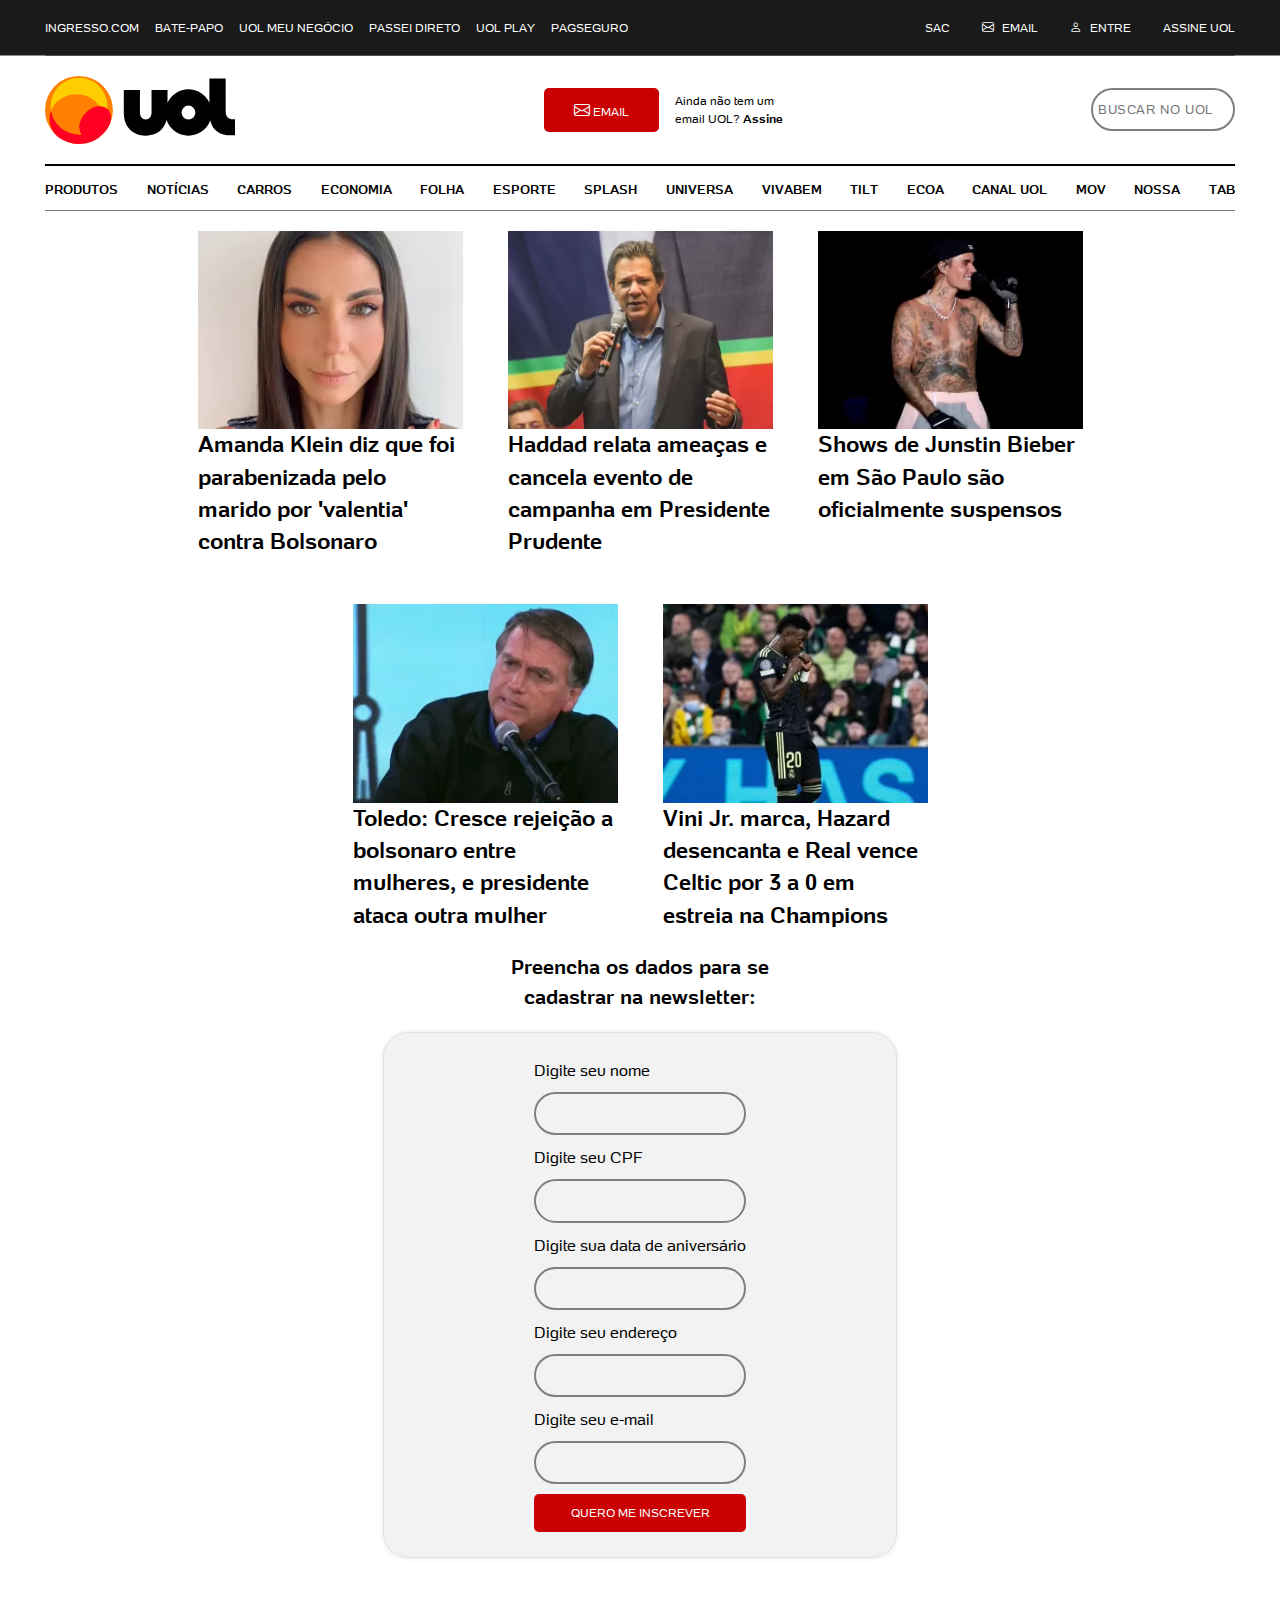
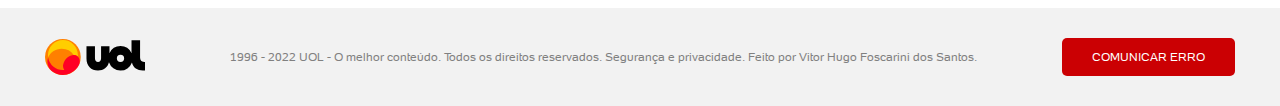
<file: index.html>
<!DOCTYPE html>
<html lang="pt-br">

<head>
    <meta charset="UTF-8">
    <meta http-equiv="X-UA-Compatible" content="IE=edge">
    <meta name="viewport" content="width=device-width, initial-scale=1.0">
    <link rel="stylesheet" href="assets/css/style.css">
    <link rel="stylesheet" href="https://cdn.jsdelivr.net/npm/bootstrap-icons@1.3.0/font/bootstrap-icons.css">
    <title>UOL - Seu universo online</title>
</head>

<body>
    <header class="primary-header | container">
        <nav class="black-bar">
            <ul class="gap-100">
                <li><a href="">ingresso.com</a></li>
                <li><a href="">bate-papo</a></li>
                <li><a href="">uol meu negócio</a></li>
                <li><a href="">passei direto</a></li>
                <li><a href="">uol play</a></li>
                <li><a href="">pagseguro</a></li>
            </ul>
            <ul class="gap-200">
                <li><a href="">sac</a></li>
                <li>
                    <a class="icon-link" href="">
                        <i class="bi bi-envelope"></i> email
                    </a>
                </li>
                <li><a class="icon-link" href=""><i class="bi bi-person"></i>entre</a></li>
                <li><a href="">assine uol</a></li>
            </ul>
        </nav>
        <div class="header">
            <div class="row-btw">
                <a href="#"><img alt="UOL - Seu universo online" src="assets/images/uol-logo.svg" width="190" alt=""></a>
                <div class="row-btw gap-100">
                    <a href="#form" class="button" data-color="red"><i class="bi bi-envelope"></i> email</a>
                    <a href="#form" class="fs-200 clr-black ch-400 ">Ainda não tem um<br>email UOL? <span style="font-weight: var(--fw-bold)">Assine</span></a>
                </div>
                <input class="input" type="search" placeholder="BUSCAR NO UOL">
            </div>
            <nav class="primary-navigation">
                <ul class="row-btw">
                    <li><a href="" class="fw-bold">Produtos</a></li>
                    <li><a href="">Notícias</a></li>
                    <li><a href="">Carros</a></li>
                    <li><a href="">Economia</a></li>
                    <li><a href="">Folha</a></li>
                    <li><a href="">Esporte</a></li>
                    <li><a href="">Splash</a></li>
                    <li><a href="">Universa</a></li>
                    <li><a href="">Vivabem</a></li>
                    <li><a href="">Tilt</a></li>
                    <li><a href="">Ecoa</a></li>
                    <li><a href="">Canal UOL</a></li>
                    <li><a href="">MOV</a></li>
                    <li><a href="">Nossa</a></li>
                    <li><a href="">Tab</a></li>
                </ul>
            </nav>
        </div>
    </header>
    <main class="container">
        <section class="main-section | row">
            <article>
                <a href="article1/" target="_blank">
                    <img src="assets/images/article1.webp" alt="" width="265">
                    <h2 class="article-title">Amanda Klein diz que foi parabenizada pelo marido por 'valentia' contra Bolsonaro</h2>
                </a>
            </article>
            <article>
                <a href="article2/" target="_blank">
                    <img src="assets/images/article2.webp" alt="" width="265">
                    <h2 class="article-title">Haddad relata ameaças e cancela evento de campanha em Presidente Prudente</h2>
                </a>
            </article>
            <article>
                <a href="article3/" target="_blank">
                    <img src="assets/images/article3.webp" alt="" width="265">
                    <h2 class="article-title">Shows de Junstin Bieber em São Paulo são oficialmente suspensos</h2>
                </a>
            </article>
            <article>
                <a href="article4/" target="_blank">
                    <img src="assets/images/article4.webp" alt="" width="265">
                    <h2 class="article-title">Toledo: Cresce rejeição a bolsonaro entre mulheres, e presidente ataca outra mulher</h2>
                </a>
            </article>
            <article>
                <a href="article5/" target="_blank">
                    <img src="assets/images/article5.webp" alt="" width="265">
                    <h2 class="article-title">Vini Jr. marca, Hazard desencanta e Real vence Celtic por 3 a 0 em estreia na Champions</h2>
                </a>
            </article>
        </section>
        <section id="form" class="form-section">
            <h2 class="form-title">Preencha os dados para se cadastrar na newsletter:</h2>
            <form class="form">
                <label for="name">Digite seu nome</label>
                <input class="input" type="text" name="name">
                <label for="cpf">Digite seu CPF</label>
                <input class="input" type="text" name="cpf">
                <label for="birthday">Digite sua data de aniversário</label>
                <input class="input" type="text" name="birthday">
                <label for="endereco">Digite seu endereço</label>
                <input class="input" type="text" name="endereco">
                <label for="email">Digite seu e-mail</label>
                <input class="input" type="text" name="email">
                <button class="button" data-color="red" type="submit">QUERO ME INSCREVER</button>
            </form>
        </section>
    </main>
    <footer class="footer | container bg-gray row">
        <img src="assets/images/uol-logo.svg" alt="" width="100">
        <p class="footer-text">1996 - 2022 UOL - O melhor conteúdo. Todos os direitos reservados. Segurança e privacidade. Feito por Vitor Hugo Foscarini dos Santos.</p>
        <a class="button" data-color="red" href="">COMUNICAR ERRO</a>
    </footer>
</body>

</html>
</file>
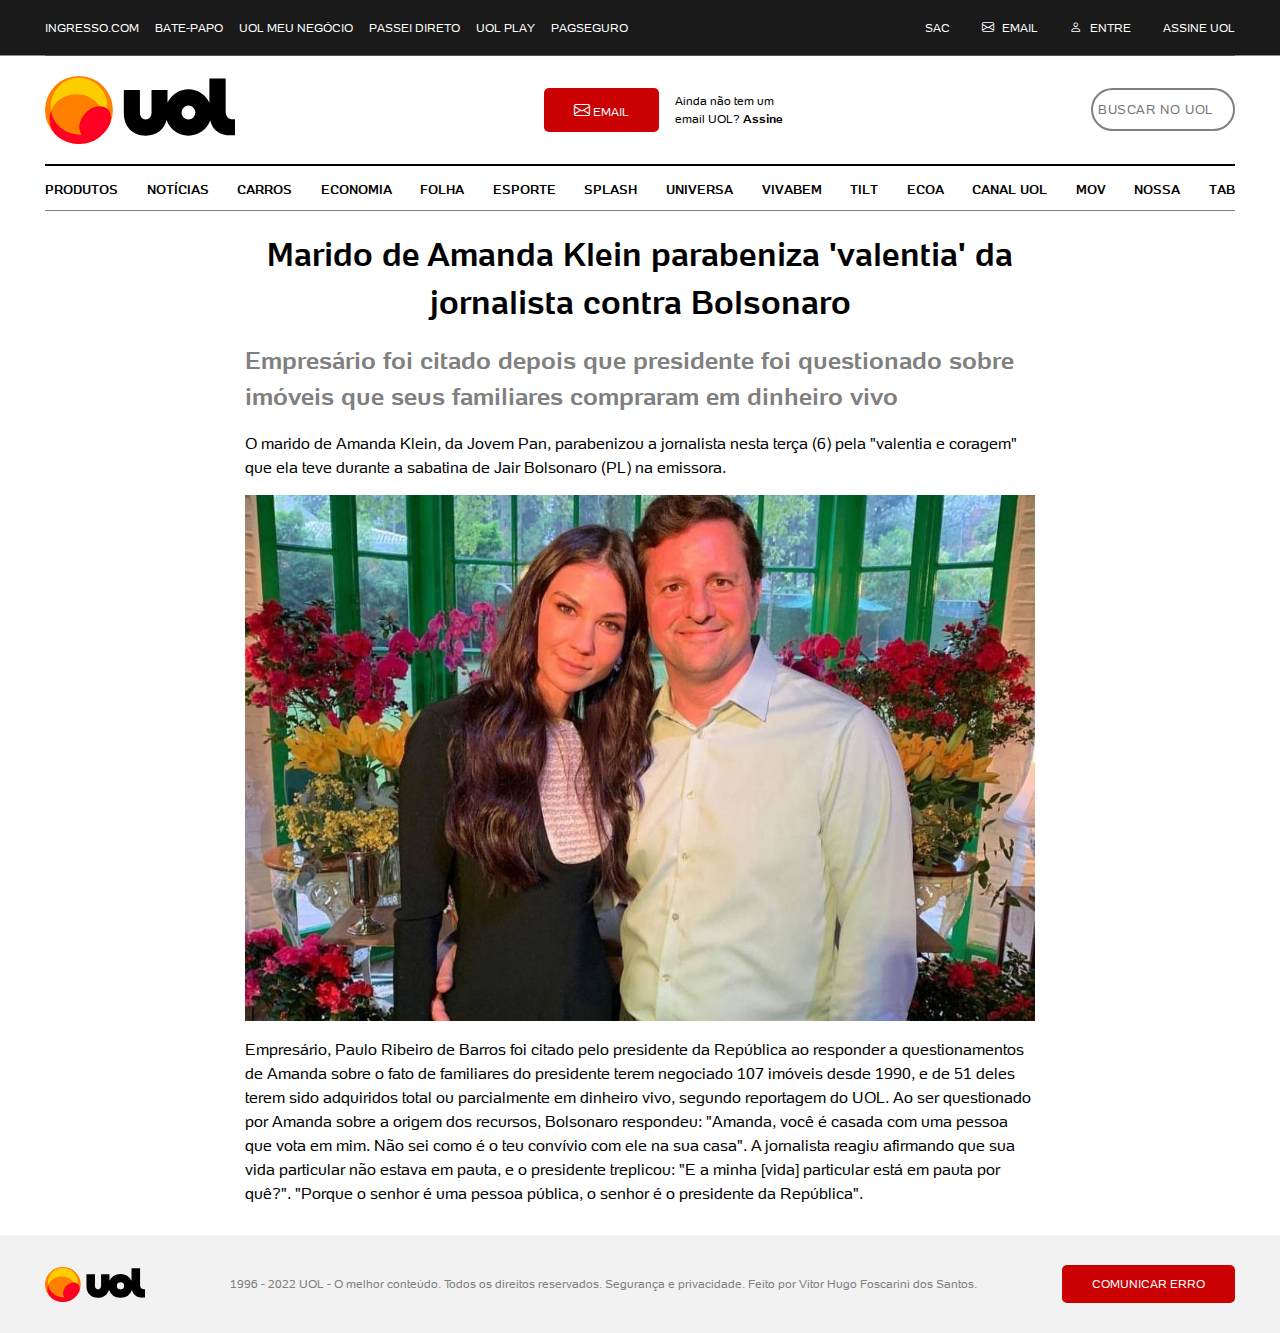
<file: article1/index.html>
<!DOCTYPE html>
<html lang="pt-br">

<head>
    <meta charset="UTF-8">
    <meta http-equiv="X-UA-Compatible" content="IE=edge">
    <meta name="viewport" content="width=device-width, initial-scale=1.0">
    <link rel="stylesheet" href="../assets/css/style.css">
    <link rel="stylesheet" href="https://cdn.jsdelivr.net/npm/bootstrap-icons@1.3.0/font/bootstrap-icons.css">
    <title>UOL - Seu universo online</title>
</head>

<body>
    <header class="primary-header | container">
        <nav class="black-bar">
            <ul class="gap-100">
                <li><a href="">ingresso.com</a></li>
                <li><a href="">bate-papo</a></li>
                <li><a href="">uol meu negócio</a></li>
                <li><a href="">passei direto</a></li>
                <li><a href="">uol play</a></li>
                <li><a href="">pagseguro</a></li>
            </ul>
            <ul class="gap-200">
                <li><a href="">sac</a></li>
                <li>
                    <a class="icon-link" href="">
                        <i class="bi bi-envelope"></i> email
                    </a>
                </li>
                <li><a class="icon-link" href=""><i class="bi bi-person"></i>entre</a></li>
                <li><a href="">assine uol</a></li>
            </ul>
        </nav>
        <div class="header">
            <div class="row-btw">
                <a href="../"><img alt="UOL - Seu universo online" src="../assets/images/uol-logo.svg" width="190" alt=""></a>
                <div class="row-btw gap-100">
                    <a href="../index.html#form" class="button" data-color="red"><i class="bi bi-envelope"></i> email</a>
                    <a href="../index.html#form" class="fs-200 clr-black ch-400 ">Ainda não tem um<br>email UOL? <span style="font-weight: var(--fw-bold)">Assine</span></a>
                </div>
                <input class="input" type="search" placeholder="BUSCAR NO UOL">
            </div>
            <nav class="primary-navigation">
                <ul class="row-btw">
                    <li><a href="" class="fw-bold">Produtos</a></li>
                    <li><a href="">Notícias</a></li>
                    <li><a href="">Carros</a></li>
                    <li><a href="">Economia</a></li>
                    <li><a href="">Folha</a></li>
                    <li><a href="">Esporte</a></li>
                    <li><a href="">Splash</a></li>
                    <li><a href="">Universa</a></li>
                    <li><a href="">Vivabem</a></li>
                    <li><a href="">Tilt</a></li>
                    <li><a href="">Ecoa</a></li>
                    <li><a href="">Canal UOL</a></li>
                    <li><a href="">MOV</a></li>
                    <li><a href="">Nossa</a></li>
                    <li><a href="">Tab</a></li>
                </ul>
            </nav>
        </div>
    </header>
    <main class="container">
        <section class="column">
            <article class="column gap-100">
                <h2 class="mainarticle-title">Marido de Amanda Klein parabeniza 'valentia' da jornalista contra Bolsonaro</h2>
                <h3 class="mainarticle-subtitle">Empresário foi citado depois que presidente foi questionado sobre imóveis que seus familiares compraram em dinheiro vivo</h3>
                <p class="mainarticle-text">O marido de Amanda Klein, da Jovem Pan, parabenizou a jornalista nesta terça (6) pela "valentia e coragem" que ela teve durante a sabatina de Jair Bolsonaro (PL) na emissora.</p>
                <img src="../assets/images/mainpicture-article1.jpeg" alt="Casal">
                <p class="mainarticle-text">Empresário, Paulo Ribeiro de Barros foi citado pelo presidente da República ao responder a questionamentos de Amanda sobre o fato de familiares do presidente terem negociado 107 imóveis desde 1990, e de 51 deles terem sido adquiridos total
                    ou parcialmente em dinheiro vivo, segundo reportagem do UOL. Ao ser questionado por Amanda sobre a origem dos recursos, Bolsonaro respondeu: "Amanda, você é casada com uma pessoa que vota em mim. Não sei como é o teu convívio com ele
                    na sua casa". A jornalista reagiu afirmando que sua vida particular não estava em pauta, e o presidente treplicou: "E a minha [vida] particular está em pauta por quê?". "Porque o senhor é uma pessoa pública, o senhor é o presidente
                    da República".</p>
            </article>
        </section>
    </main>
    <footer class="footer | container bg-gray row">
        <img src="../assets/images/uol-logo.svg" alt="" width="100">
        <p class="footer-text">1996 - 2022 UOL - O melhor conteúdo. Todos os direitos reservados. Segurança e privacidade. Feito por Vitor Hugo Foscarini dos Santos.</p>
        <a class="button" data-color="red" href="">COMUNICAR ERRO</a>
    </footer>
</body>

</html>
</file>
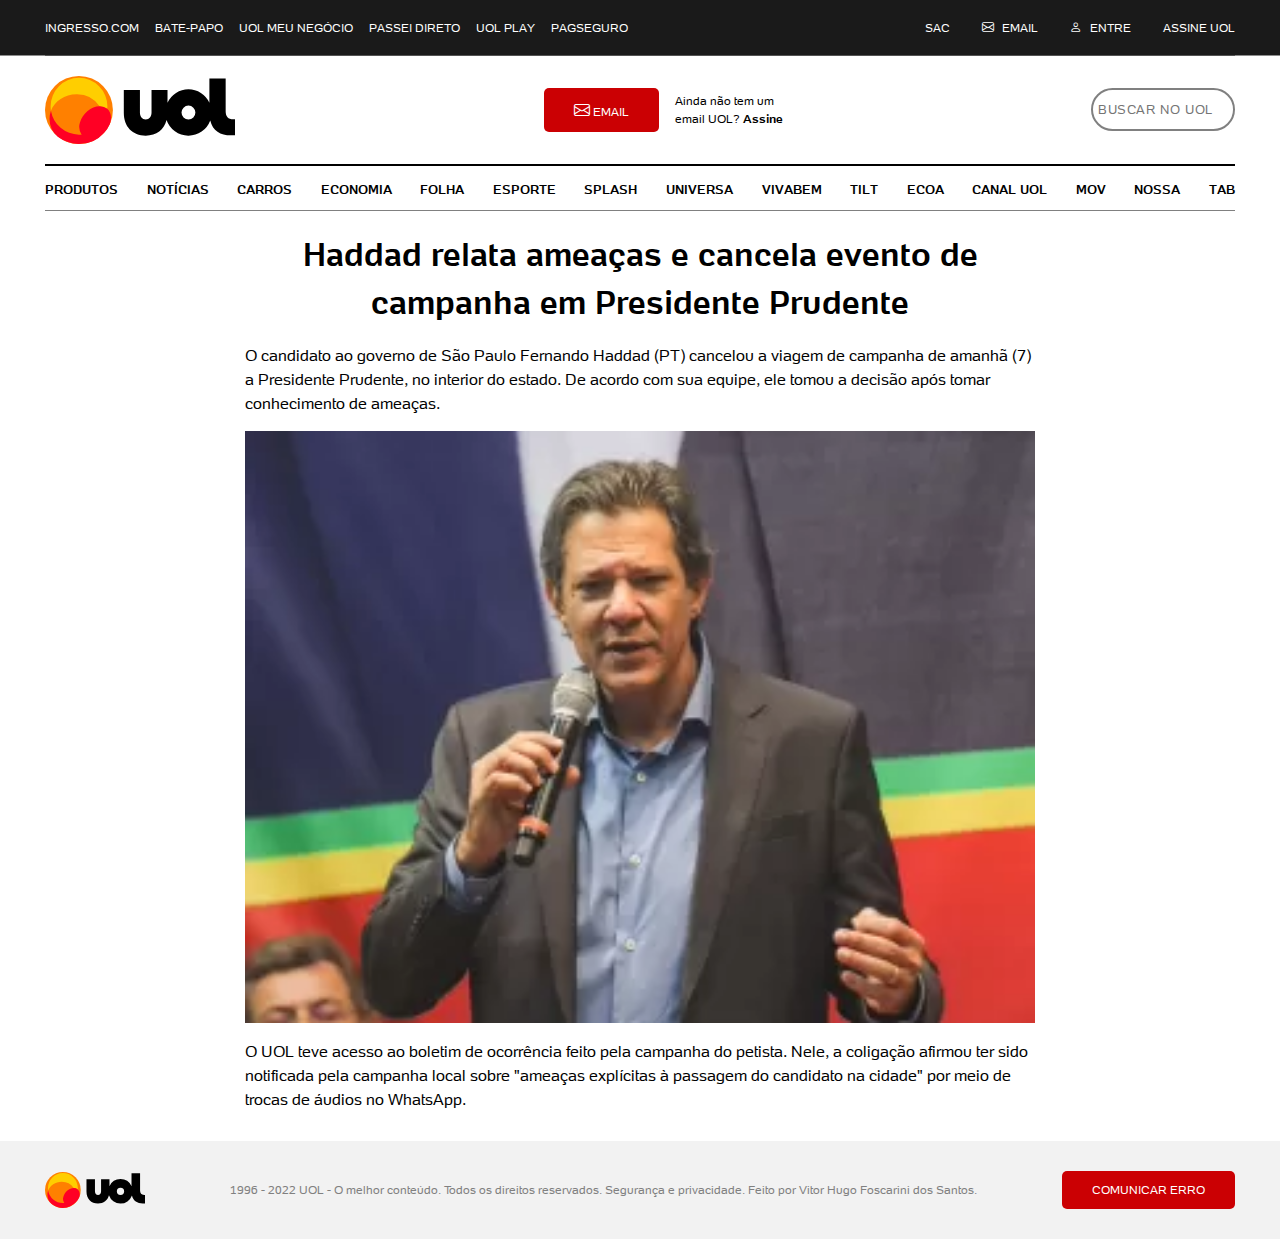
<file: article2/index.html>
<!DOCTYPE html>
<html lang="pt-br">

<head>
    <meta charset="UTF-8">
    <meta http-equiv="X-UA-Compatible" content="IE=edge">
    <meta name="viewport" content="width=device-width, initial-scale=1.0">
    <link rel="stylesheet" href="../assets/css/style.css">
    <link rel="stylesheet" href="https://cdn.jsdelivr.net/npm/bootstrap-icons@1.3.0/font/bootstrap-icons.css">
    <title>UOL - Seu universo online</title>
</head>

<body>
    <header class="primary-header | container">
        <nav class="black-bar">
            <ul class="gap-100">
                <li><a href="">ingresso.com</a></li>
                <li><a href="">bate-papo</a></li>
                <li><a href="">uol meu negócio</a></li>
                <li><a href="">passei direto</a></li>
                <li><a href="">uol play</a></li>
                <li><a href="">pagseguro</a></li>
            </ul>
            <ul class="gap-200">
                <li><a href="">sac</a></li>
                <li>
                    <a class="icon-link" href="">
                        <i class="bi bi-envelope"></i> email
                    </a>
                </li>
                <li><a class="icon-link" href=""><i class="bi bi-person"></i>entre</a></li>
                <li><a href="">assine uol</a></li>
            </ul>
        </nav>
        <div class="header">
            <div class="row-btw">
                <a href="../"><img alt="UOL - Seu universo online" src="../assets/images/uol-logo.svg" width="190" alt=""></a>
                <div class="row-btw gap-100">
                    <a href="../index.html#form" class="button" data-color="red"><i class="bi bi-envelope"></i> email</a>
                    <a href="../index.html#form" class="fs-200 clr-black ch-400 ">Ainda não tem um<br>email UOL? <span style="font-weight: var(--fw-bold)">Assine</span></a>
                </div>
                <input class="input" type="search" placeholder="BUSCAR NO UOL">
            </div>
            <nav class="primary-navigation">
                <ul class="row-btw">
                    <li><a href="" class="fw-bold">Produtos</a></li>
                    <li><a href="">Notícias</a></li>
                    <li><a href="">Carros</a></li>
                    <li><a href="">Economia</a></li>
                    <li><a href="">Folha</a></li>
                    <li><a href="">Esporte</a></li>
                    <li><a href="">Splash</a></li>
                    <li><a href="">Universa</a></li>
                    <li><a href="">Vivabem</a></li>
                    <li><a href="">Tilt</a></li>
                    <li><a href="">Ecoa</a></li>
                    <li><a href="">Canal UOL</a></li>
                    <li><a href="">MOV</a></li>
                    <li><a href="">Nossa</a></li>
                    <li><a href="">Tab</a></li>
                </ul>
            </nav>
        </div>
    </header>
    <main class="container">
        <section class="column">
            <article class="column gap-100">
                <h2 class="mainarticle-title">Haddad relata ameaças e cancela evento de campanha em Presidente Prudente</h2>
                <p class="mainarticle-text">O candidato ao governo de São Paulo Fernando Haddad (PT) cancelou a viagem de campanha de amanhã (7) a Presidente Prudente, no interior do estado. De acordo com sua equipe, ele tomou a decisão após tomar conhecimento de ameaças.</p>
                <img src="../assets/images/article2.webp" alt="">
                <p class="mainarticle-text">O UOL teve acesso ao boletim de ocorrência feito pela campanha do petista. Nele, a coligação afirmou ter sido notificada pela campanha local sobre "ameaças explícitas à passagem do candidato na cidade" por meio de trocas de áudios no WhatsApp.</p>
            </article>
        </section>
    </main>
    <footer class="footer | container bg-gray row">
        <img src="../assets/images/uol-logo.svg" alt="" width="100">
        <p class="footer-text">1996 - 2022 UOL - O melhor conteúdo. Todos os direitos reservados. Segurança e privacidade. Feito por Vitor Hugo Foscarini dos Santos.</p>
        <a class="button" data-color="red" href="">COMUNICAR ERRO</a>
    </footer>
</body>

</html>
</file>
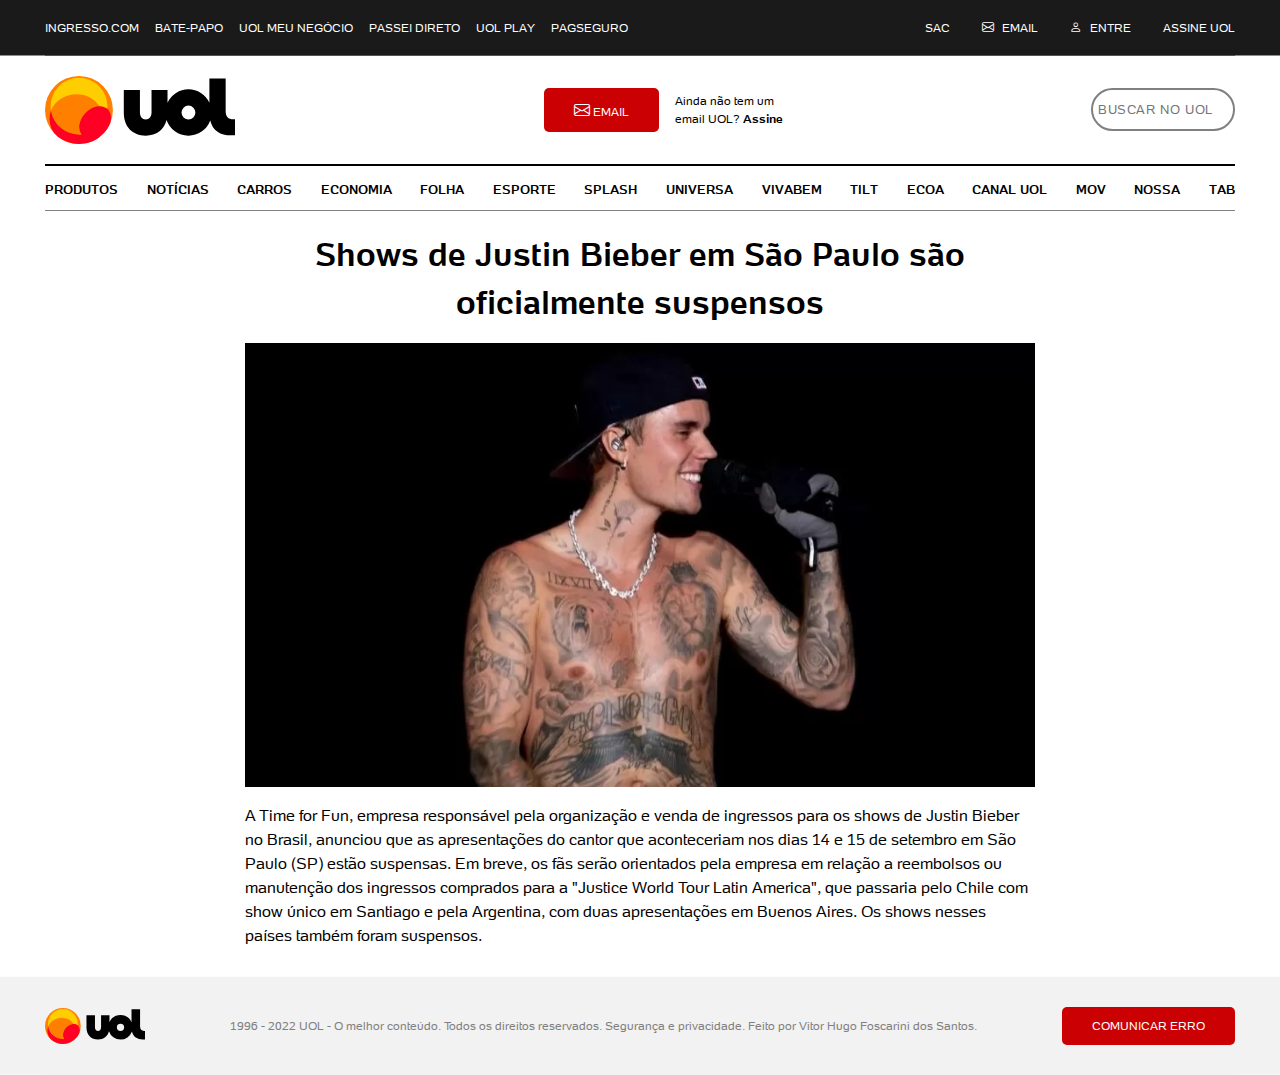
<file: article3/index.html>
<!DOCTYPE html>
<html lang="pt-br">

<head>
    <meta charset="UTF-8">
    <meta http-equiv="X-UA-Compatible" content="IE=edge">
    <meta name="viewport" content="width=device-width, initial-scale=1.0">
    <link rel="stylesheet" href="../assets/css/style.css">
    <link rel="stylesheet" href="https://cdn.jsdelivr.net/npm/bootstrap-icons@1.3.0/font/bootstrap-icons.css">
    <title>UOL - Seu universo online</title>
</head>

<body>
    <header class="primary-header | container">
        <nav class="black-bar">
            <ul class="gap-100">
                <li><a href="">ingresso.com</a></li>
                <li><a href="">bate-papo</a></li>
                <li><a href="">uol meu negócio</a></li>
                <li><a href="">passei direto</a></li>
                <li><a href="">uol play</a></li>
                <li><a href="">pagseguro</a></li>
            </ul>
            <ul class="gap-200">
                <li><a href="">sac</a></li>
                <li>
                    <a class="icon-link" href="">
                        <i class="bi bi-envelope"></i> email
                    </a>
                </li>
                <li><a class="icon-link" href=""><i class="bi bi-person"></i>entre</a></li>
                <li><a href="">assine uol</a></li>
            </ul>
        </nav>
        <div class="header">
            <div class="row-btw">
                <a href="../"><img alt="UOL - Seu universo online" src="../assets/images/uol-logo.svg" width="190" alt=""></a>
                <div class="row-btw gap-100">
                    <a href="../index.html#form" class="button" data-color="red"><i class="bi bi-envelope"></i> email</a>
                    <a href="../index.html#form" class="fs-200 clr-black ch-400 ">Ainda não tem um<br>email UOL? <span style="font-weight: var(--fw-bold)">Assine</span></a>
                </div>
                <input class="input" type="search" placeholder="BUSCAR NO UOL">
            </div>
            <nav class="primary-navigation">
                <ul class="row-btw">
                    <li><a href="" class="fw-bold">Produtos</a></li>
                    <li><a href="">Notícias</a></li>
                    <li><a href="">Carros</a></li>
                    <li><a href="">Economia</a></li>
                    <li><a href="">Folha</a></li>
                    <li><a href="">Esporte</a></li>
                    <li><a href="">Splash</a></li>
                    <li><a href="">Universa</a></li>
                    <li><a href="">Vivabem</a></li>
                    <li><a href="">Tilt</a></li>
                    <li><a href="">Ecoa</a></li>
                    <li><a href="">Canal UOL</a></li>
                    <li><a href="">MOV</a></li>
                    <li><a href="">Nossa</a></li>
                    <li><a href="">Tab</a></li>
                </ul>
            </nav>
        </div>
    </header>
    <main class="container">
        <section class="column">
            <article class="column gap-100">
                <h2 class="mainarticle-title">Shows de Justin Bieber em São Paulo são oficialmente suspensos</h2>
                <img src="../assets/images/mainpicture-article2.webp" alt="Justin Bieber">
                <p class="mainarticle-text">A Time for Fun, empresa responsável pela organização e venda de ingressos para os shows de Justin Bieber no Brasil, anunciou que as apresentações do cantor que aconteceriam nos dias 14 e 15 de setembro em São Paulo (SP) estão suspensas.
                    Em breve, os fãs serão orientados pela empresa em relação a reembolsos ou manutenção dos ingressos comprados para a "Justice World Tour Latin America", que passaria pelo Chile com show único em Santiago e pela Argentina, com duas apresentações
                    em Buenos Aires. Os shows nesses países também foram suspensos.</p>
            </article>
        </section>
    </main>
    <footer class="footer | container bg-gray row">
        <img src="../assets/images/uol-logo.svg" alt="" width="100">
        <p class="footer-text">1996 - 2022 UOL - O melhor conteúdo. Todos os direitos reservados. Segurança e privacidade. Feito por Vitor Hugo Foscarini dos Santos.</p>
        <a class="button" data-color="red" href="">COMUNICAR ERRO</a>
    </footer>
</body>

</html>
</file>
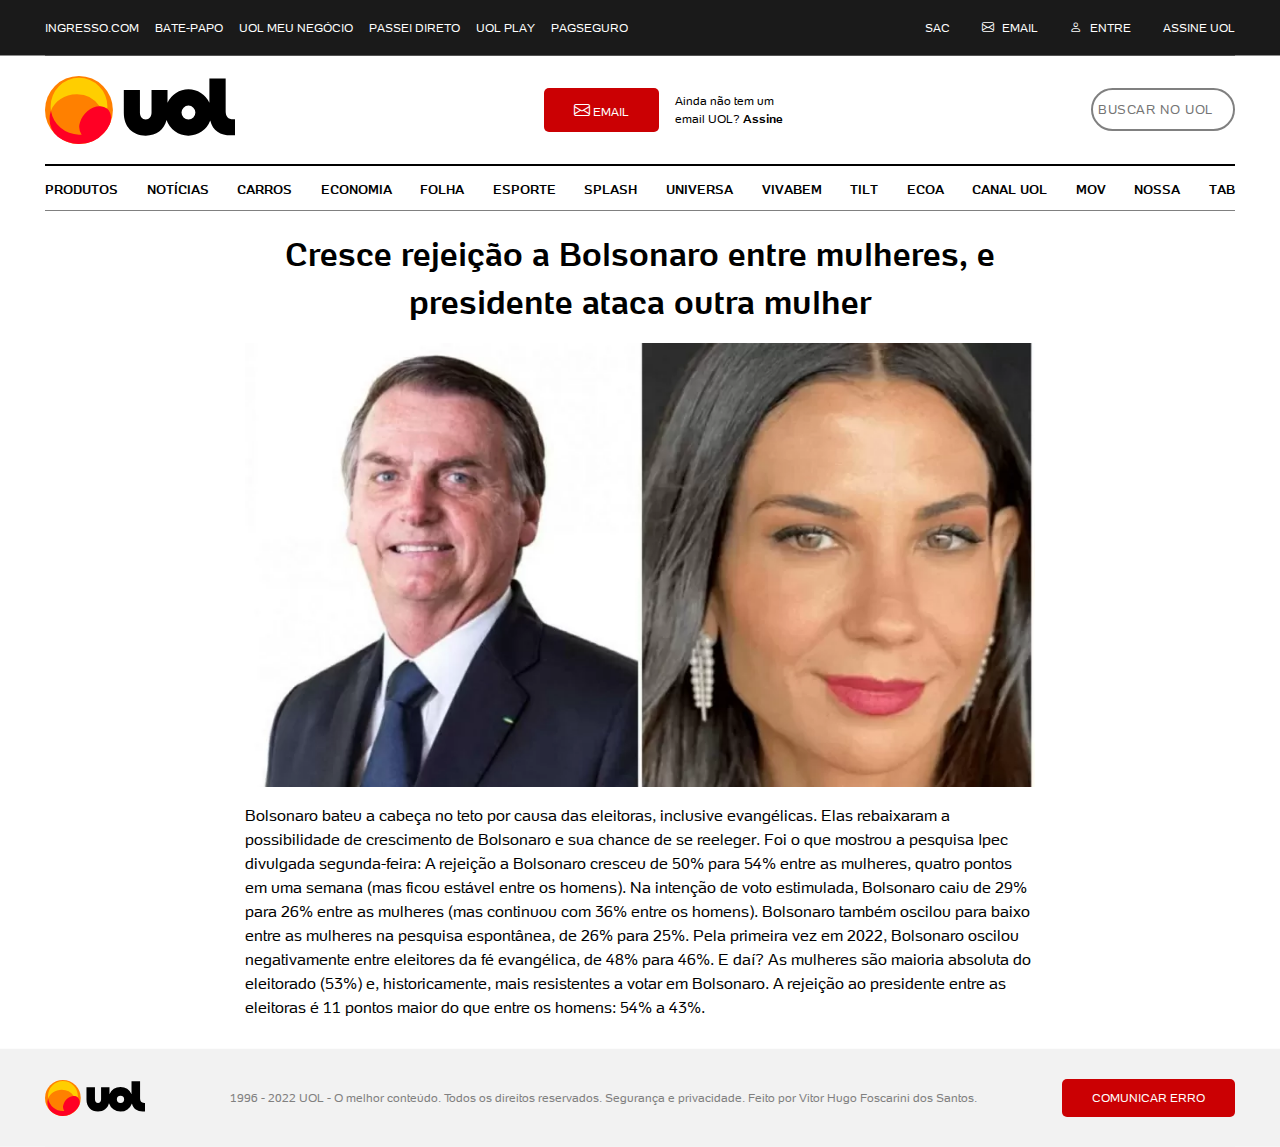
<file: article4/index.html>
<!DOCTYPE html>
<html lang="pt-br">

<head>
    <meta charset="UTF-8">
    <meta http-equiv="X-UA-Compatible" content="IE=edge">
    <meta name="viewport" content="width=device-width, initial-scale=1.0">
    <link rel="stylesheet" href="../assets/css/style.css">
    <link rel="stylesheet" href="https://cdn.jsdelivr.net/npm/bootstrap-icons@1.3.0/font/bootstrap-icons.css">
    <title>UOL - Seu universo online</title>
</head>

<body>
    <header class="primary-header | container">
        <nav class="black-bar">
            <ul class="gap-100">
                <li><a href="">ingresso.com</a></li>
                <li><a href="">bate-papo</a></li>
                <li><a href="">uol meu negócio</a></li>
                <li><a href="">passei direto</a></li>
                <li><a href="">uol play</a></li>
                <li><a href="">pagseguro</a></li>
            </ul>
            <ul class="gap-200">
                <li><a href="">sac</a></li>
                <li>
                    <a class="icon-link" href="">
                        <i class="bi bi-envelope"></i> email
                    </a>
                </li>
                <li><a class="icon-link" href=""><i class="bi bi-person"></i>entre</a></li>
                <li><a href="">assine uol</a></li>
            </ul>
        </nav>
        <div class="header">
            <div class="row-btw">
                <a href="../"><img alt="UOL - Seu universo online" src="../assets/images/uol-logo.svg" width="190" alt=""></a>
                <div class="row-btw gap-100">
                    <a href="../index.html#form" class="button" data-color="red"><i class="bi bi-envelope"></i> email</a>
                    <a href="../index.html#form" class="fs-200 clr-black ch-400 ">Ainda não tem um<br>email UOL? <span style="font-weight: var(--fw-bold)">Assine</span></a>
                </div>
                <input class="input" type="search" placeholder="BUSCAR NO UOL">
            </div>
            <nav class="primary-navigation">
                <ul class="row-btw">
                    <li><a href="" class="fw-bold">Produtos</a></li>
                    <li><a href="">Notícias</a></li>
                    <li><a href="">Carros</a></li>
                    <li><a href="">Economia</a></li>
                    <li><a href="">Folha</a></li>
                    <li><a href="">Esporte</a></li>
                    <li><a href="">Splash</a></li>
                    <li><a href="">Universa</a></li>
                    <li><a href="">Vivabem</a></li>
                    <li><a href="">Tilt</a></li>
                    <li><a href="">Ecoa</a></li>
                    <li><a href="">Canal UOL</a></li>
                    <li><a href="">MOV</a></li>
                    <li><a href="">Nossa</a></li>
                    <li><a href="">Tab</a></li>
                </ul>
            </nav>
        </div>
    </header>
    <main class="container">
        <section class="column">
            <article class="column gap-100">
                <h2 class="mainarticle-title">Cresce rejeição a Bolsonaro entre mulheres, e presidente ataca outra mulher</h2>
                <img src="../assets/images/mainpicture-article4.webp" alt="Justin Bieber">
                <p class="mainarticle-text">Bolsonaro bateu a cabeça no teto por causa das eleitoras, inclusive evangélicas. Elas rebaixaram a possibilidade de crescimento de Bolsonaro e sua chance de se reeleger. Foi o que mostrou a pesquisa Ipec divulgada segunda-feira: A rejeição
                    a Bolsonaro cresceu de 50% para 54% entre as mulheres, quatro pontos em uma semana (mas ficou estável entre os homens). Na intenção de voto estimulada, Bolsonaro caiu de 29% para 26% entre as mulheres (mas continuou com 36% entre os
                    homens). Bolsonaro também oscilou para baixo entre as mulheres na pesquisa espontânea, de 26% para 25%. Pela primeira vez em 2022, Bolsonaro oscilou negativamente entre eleitores da fé evangélica, de 48% para 46%. E daí? As mulheres
                    são maioria absoluta do eleitorado (53%) e, historicamente, mais resistentes a votar em Bolsonaro. A rejeição ao presidente entre as eleitoras é 11 pontos maior do que entre os homens: 54% a 43%.</p>
            </article>
        </section>
    </main>
    <footer class="footer | container bg-gray row">
        <img src="../assets/images/uol-logo.svg" alt="" width="100">
        <p class="footer-text">1996 - 2022 UOL - O melhor conteúdo. Todos os direitos reservados. Segurança e privacidade. Feito por Vitor Hugo Foscarini dos Santos.</p>
        <a class="button" data-color="red" href="">COMUNICAR ERRO</a>
    </footer>
</body>

</html>
</file>
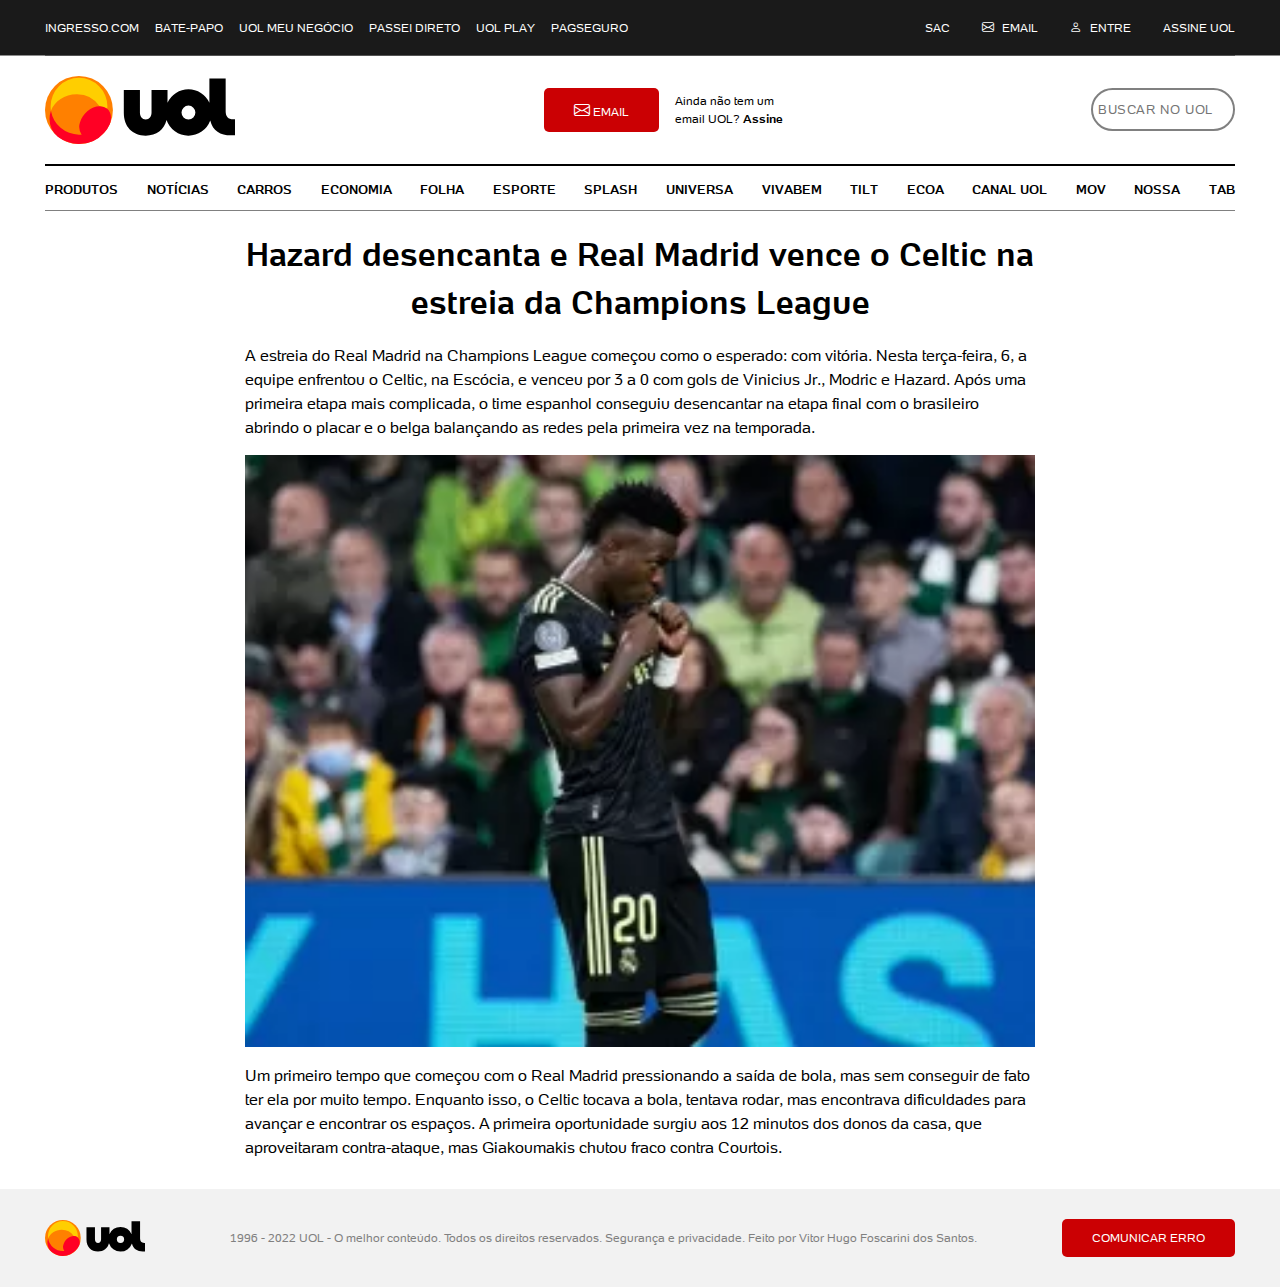
<file: article5/index.html>
<!DOCTYPE html>
<html lang="pt-br">

<head>
    <meta charset="UTF-8">
    <meta http-equiv="X-UA-Compatible" content="IE=edge">
    <meta name="viewport" content="width=device-width, initial-scale=1.0">
    <link rel="stylesheet" href="../assets/css/style.css">
    <link rel="stylesheet" href="https://cdn.jsdelivr.net/npm/bootstrap-icons@1.3.0/font/bootstrap-icons.css">
    <title>UOL - Seu universo online</title>
</head>

<body>
    <header class="primary-header | container">
        <nav class="black-bar">
            <ul class="gap-100">
                <li><a href="">ingresso.com</a></li>
                <li><a href="">bate-papo</a></li>
                <li><a href="">uol meu negócio</a></li>
                <li><a href="">passei direto</a></li>
                <li><a href="">uol play</a></li>
                <li><a href="">pagseguro</a></li>
            </ul>
            <ul class="gap-200">
                <li><a href="">sac</a></li>
                <li>
                    <a class="icon-link" href="">
                        <i class="bi bi-envelope"></i> email
                    </a>
                </li>
                <li><a class="icon-link" href=""><i class="bi bi-person"></i>entre</a></li>
                <li><a href="">assine uol</a></li>
            </ul>
        </nav>
        <div class="header">
            <div class="row-btw">
                <a href="../"><img alt="UOL - Seu universo online" src="../assets/images/uol-logo.svg" width="190" alt=""></a>
                <div class="row-btw gap-100">
                    <a href="../index.html#form" class="button" data-color="red"><i class="bi bi-envelope"></i> email</a>
                    <a href="../index.html#form" class="fs-200 clr-black ch-400 ">Ainda não tem um<br>email UOL? <span style="font-weight: var(--fw-bold)">Assine</span></a>
                </div>
                <input class="input" type="search" placeholder="BUSCAR NO UOL">
            </div>
            <nav class="primary-navigation">
                <ul class="row-btw">
                    <li><a href="" class="fw-bold">Produtos</a></li>
                    <li><a href="">Notícias</a></li>
                    <li><a href="">Carros</a></li>
                    <li><a href="">Economia</a></li>
                    <li><a href="">Folha</a></li>
                    <li><a href="">Esporte</a></li>
                    <li><a href="">Splash</a></li>
                    <li><a href="">Universa</a></li>
                    <li><a href="">Vivabem</a></li>
                    <li><a href="">Tilt</a></li>
                    <li><a href="">Ecoa</a></li>
                    <li><a href="">Canal UOL</a></li>
                    <li><a href="">MOV</a></li>
                    <li><a href="">Nossa</a></li>
                    <li><a href="">Tab</a></li>
                </ul>
            </nav>
        </div>
    </header>
    <main class="container">
        <section class="column">
            <article class="column gap-100">
                <h2 class="mainarticle-title">Hazard desencanta e Real Madrid vence o Celtic na estreia da Champions League</h2>
                <p class="mainarticle-text">A estreia do Real Madrid na Champions League começou como o esperado: com vitória. Nesta terça-feira, 6, a equipe enfrentou o Celtic, na Escócia, e venceu por 3 a 0 com gols de Vinicius Jr., Modric e Hazard. Após uma primeira etapa mais
                    complicada, o time espanhol conseguiu desencantar na etapa final com o brasileiro abrindo o placar e o belga balançando as redes pela primeira vez na temporada.</p>
                <img src="../assets/images/article5.webp" alt="">
                <p class="mainarticle-text">Um primeiro tempo que começou com o Real Madrid pressionando a saída de bola, mas sem conseguir de fato ter ela por muito tempo. Enquanto isso, o Celtic tocava a bola, tentava rodar, mas encontrava dificuldades para avançar e encontrar
                    os espaços. A primeira oportunidade surgiu aos 12 minutos dos donos da casa, que aproveitaram contra-ataque, mas Giakoumakis chutou fraco contra Courtois.</p>
            </article>
        </section>
    </main>
    <footer class="footer | container bg-gray row">
        <img src="../assets/images/uol-logo.svg" alt="" width="100">
        <p class="footer-text">1996 - 2022 UOL - O melhor conteúdo. Todos os direitos reservados. Segurança e privacidade. Feito por Vitor Hugo Foscarini dos Santos.</p>
        <a class="button" data-color="red" href="">COMUNICAR ERRO</a>
    </footer>
</body>

</html>
</file>
<file: assets/css/style.css>
@font-face {
    font-family: 'UOLText';
    src: url("../fonts/uol-text-lighter.ttf");
    font-display: swap;
    font-weight: 100;
    font-style: normal;
}

@font-face {
    font-family: 'UOLText';
    src: url("../fonts/uol-text-light.ttf");
    font-display: swap;
    font-weight: 300;
    font-style: normal;
}

@font-face {
    font-family: 'UOLText';
    src: url("../fonts/uol-text-regular.ttf");
    font-display: swap;
    font-weight: 400;
    font-style: normal;
}

@font-face {
    font-family: 'UOLText';
    src: url("../fonts/uol-text-bold.ttf");
    font-display: swap;
    font-style: normal;
    font-weight: 700;
}

@font-face {
    font-family: 'UOLText';
    src: url("../fonts/uol-text-bolder.ttf");
    font-display: swap;
    font-style: normal;
    font-weight: 900;
}

:root {
    --clr-primary: #ffffff;
    --clr-secondary: #1a1a1a;
    --ff-primay: UOLText, sans-serif;
    --fw-lighter: 100;
    --fw-light: 300;
    --fw-regular: 400;
    --fw-bold: 700;
    --fw-bolder: 900;
}


/* CSS RESET https://piccalil.li/blog/a-modern-css-reset */


/* Box sizing rules */

*,
*::before,
*::after {
    box-sizing: border-box;
}


/* Remove default margin */

* {
    margin: 0;
    padding: 0;
    font: inherit;
}


/* Remove list styles on ul, ol elements with a list role, which suggests default styling will be removed */

ul[role="list"],
ol[role="list"] {
    list-style: none;
    display: flex;
    flex-wrap: wrap;
    gap: 20px;
}


/* Set core root defaults */

html:focus-within {
    scroll-behavior: smooth;
}

html,
body {
    height: 100%;
    scroll-behavior: smooth;
}


/* Set core body defaults */

body {
    text-rendering: optimizeSpeed;
    line-height: 1.5;
}


/* A elements that don't have a class get default styles */

a:not([class]) {
    text-decoration-skip-ink: auto;
}


/* Make images easier to work with */

img,
picture,
svg {
    max-width: 100%;
    height: auto;
    display: block;
}


/* Remove all animations, transitions and smooth scroll for people that prefer not to see them */

@media (prefers-reduced-motion: reduce) {
    html:focus-within {
        scroll-behavior: auto;
    }
    *,
    *::before,
    *::after {
        animation-duration: 0.01ms !important;
        animation-iteration-count: 1 !important;
        transition-duration: 0.01ms !important;
        scroll-behavior: auto !important;
    }
}


/* Utility Classes */

.container {
    --max-width: 1190px;
    --padding: 1rem;
    width: min(var(--max-width), 100% - (var(--padding) * 2));
    margin-inline: auto;
}

.gap-100 {
    gap: 1rem;
}

.gap-200 {
    gap: 2rem;
}

.row-btw {
    display: flex;
    align-items: center;
    justify-content: space-between;
}

.row {
    display: flex;
}

.clr-black {
    color: black;
}

.fs-200 {
    font-size: .75rem;
}

.ch-400 {
    max-width: 20ch;
}

.bg-gray {
    background-color: #f2f2f2;
    box-shadow: 0 0 0 100vmax #f2f2f2;
    clip-path: inset(0 -100vmax);
}


/* General Styling */

ul {
    list-style: none;
}

a {
    text-decoration: none;
    cursor: pointer;
}

body {
    font-family: var(--ff-primay);
    scroll-behavior: smooth;
}


/* Header */


/* Black Bar */

.black-bar {
    display: flex;
    justify-content: space-between;
    width: 100%;
    background-color: var(--clr-secondary);
    box-shadow: 0 0 0 100vmax var(--clr-secondary);
    clip-path: inset(0 -100vmax);
    text-transform: uppercase;
    padding-block: 1.175rem;
}

.black-bar>ul {
    display: flex;
    font-size: .75rem;
}

.black-bar>ul>li>a {
    color: var(--clr-primary);
}

.icon-link {
    display: flex;
    gap: .5rem;
}

a:hover {
    opacity: .6;
}

.header {
    padding-block: 20px;
    display: flex;
    flex-direction: column;
}

.button {
    border: none;
    padding: 10px 30px;
    border-radius: 5px;
    font-size: 0.75rem;
    text-transform: uppercase;
    text-align: center;
    transition: background-color .5s ease, color .5s ease;
    cursor: pointer;
}

.button[data-color="red"] {
    color: #ffffff;
    background-color: #cb0003;
}

.button>i {
    font-size: 1rem;
}

.button:hover {
    opacity: .6;
}

.input {
    background: transparent;
    border-style: none;
    font-size: .8rem;
    letter-spacing: .6px;
    padding: 0;
    outline: none;
    color: gray;
    border: 2px solid gray;
    border-radius: 100vmax;
    padding: 10px 5px;
}

.primary-navigation {
    border-top: 2px solid black;
    border-bottom: 1px solid gray;
    margin-block-start: 20px;
    padding-block: 10px;
}

.primary-navigation>ul>li>a {
    color: black;
    font-size: .8rem;
    text-transform: uppercase;
    font-weight: var(--fw-bold);
}

.main-section {
    flex-wrap: wrap;
    gap: 45px;
    justify-content: center;
}

.article-title {
    font-weight: var(--fw-bold);
    font-size: 1.35rem;
    max-width: 22ch;
    color: black;
}

.form-section {
    display: flex;
    flex-direction: column;
    padding-block: 20px;
    gap: 20px;
    align-items: center;
    justify-content: center;
}

.form {
    display: flex;
    flex-direction: column;
    gap: 10px;
    background-color: #f2f2f2;
    padding: 25px 150px;
    border-radius: 25px;
    border: 1px solid #e1e1e1;
    box-shadow: 0 0 5px rgba(0, 0, 0, .1);
}

.form-title {
    font-weight: var(--fw-bold);
    font-size: 1.25rem;
    max-width: 30ch;
    text-align: center;
}

.column {
    display: flex;
    flex-direction: column;
}

section[class="column"]>article {
    padding-inline: 200px;
}

.mainarticle-title {
    text-align: center;
    font-size: 2rem;
    font-weight: bold;
    color: black;
}

.mainarticle-subtitle {
    font-size: 1.5rem;
    font-weight: bold;
    color: gray;
}

.footer {
    padding-block: 30px;
    margin-block-start: 30px;
    align-items: center;
    justify-content: space-between;
}

.footer-text {
    color: gray;
    font-size: .75rem;
}
</file>
